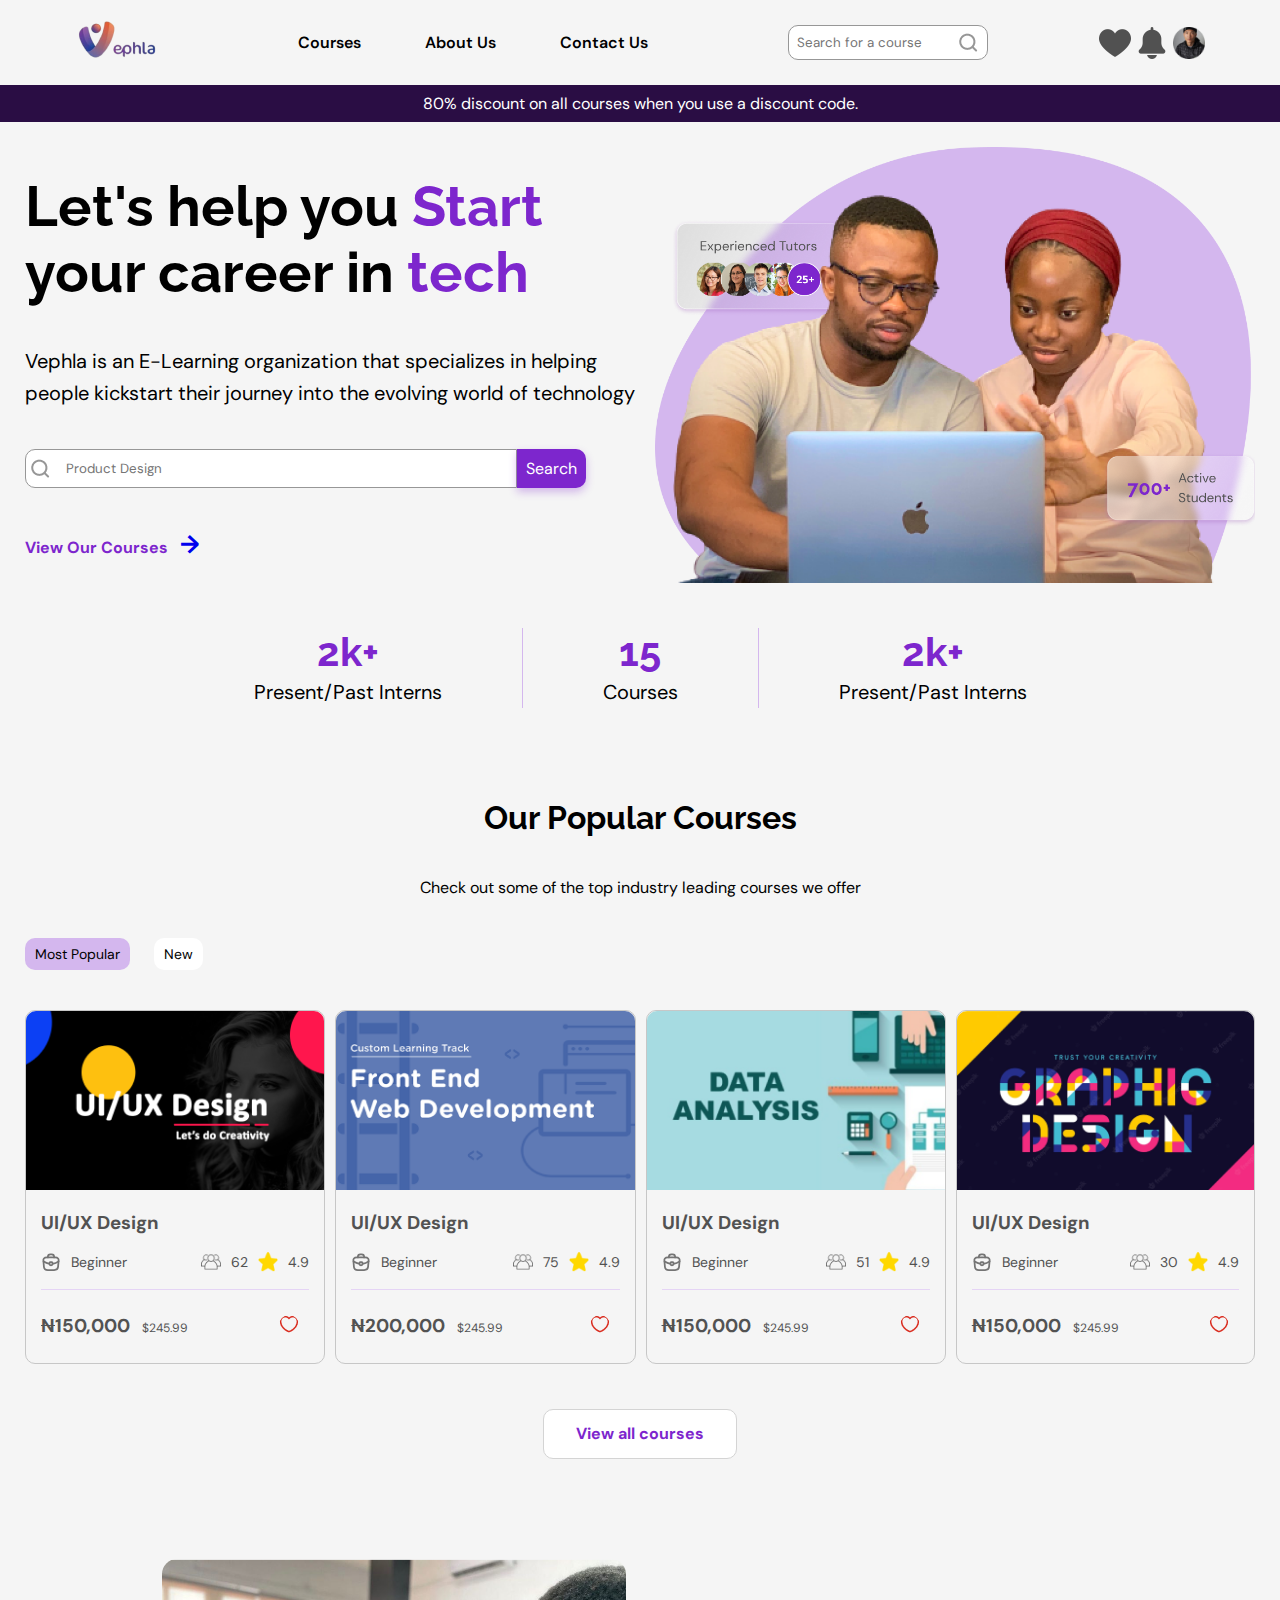
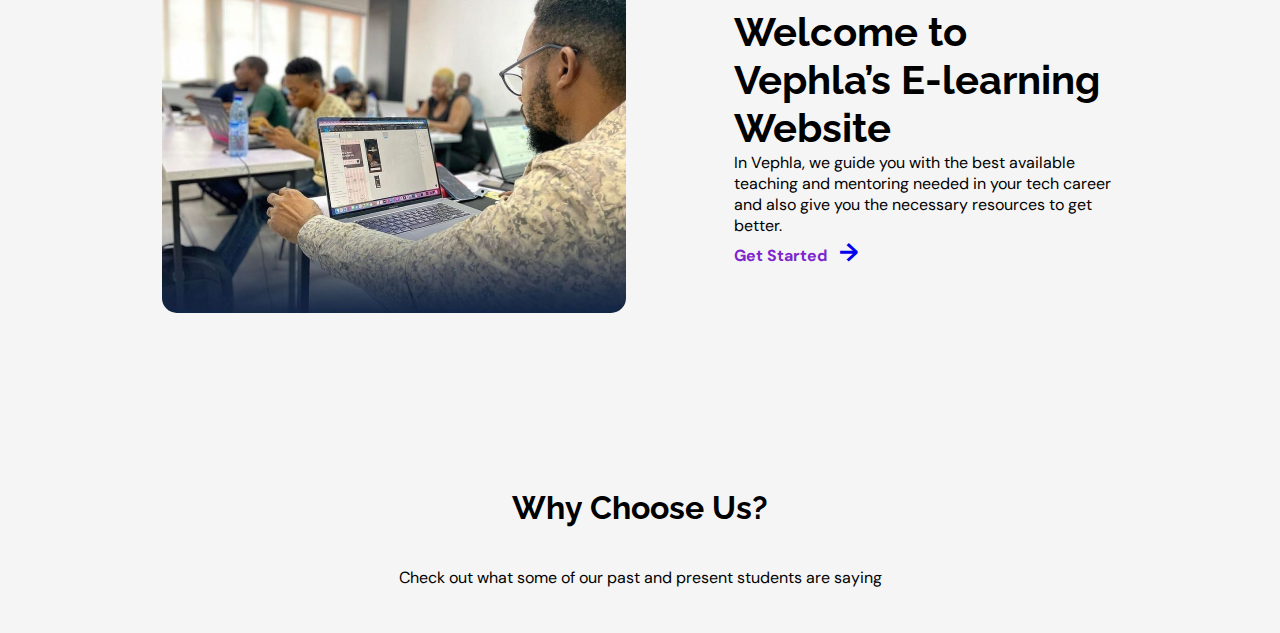
<file: index.html>
<!DOCTYPE html>
<html lang="en">

<head>
    <meta charset="UTF-8" />
    <meta name="viewport" content="width=device-width, initial-scale=1.0" />
    <link href="http://fonts.cdnfonts.com/css/futura-lt" rel="stylesheet" />
    <link href="style.css" rel="stylesheet" />
    <link rel="preconnect" href="https://fonts.googleapis.com" />
    <link href="http://fonts.cdnfonts.com/css/sf-pro-display" rel="stylesheet">
    <link rel="preconnect" href="https://fonts.gstatic.com" crossorigin />
    <link href="https://fonts.googleapis.com/css?family=Mulish" rel="stylesheet" />
    <link href="https://fonts.googleapis.com/css2?family=Mulish:wght@200;300;400;500&display=swap" rel="stylesheet">
    <title> Vephla </title>
</head>

<body>
    <!--Navigation section-->
    <nav>
        <div>
            <a href="index.html">
                <img src="vephla logo.png">
            </a>
        </div>
        <div class="nav--div">
            <ul>
                <li><a href="#"> Courses </a></li>
                <li><a href="#"> About Us </a></li>
                <li><a href="contact-us.html"> Contact Us </a></li>
            </ul>
        </div>
        <div class="nav--search">
            <input type="search" class="nav--search--input" placeholder="Search for a course">
        </div>
        <div class="nav--div">
            <img class="icons" src="heart.png" width="32px" height="32px">
            <img class="icons" src="bell.png" width="32px" height="32px">
            <img class="icons" src="avatar.png" width="32px" height="32px">
        </div>
    </nav>
    <section class="discount">
        <p>80% discount on all courses when you use a discount code.</p>
    </section>

    <!------------ page content --------------->
    <section class="main-container">
        <div class="hero">
            <div class="hero-text">
                <h1 class="hero-text">
                    Let's help you <span class="purple-text"> Start</span> <br>
                    your career in <span class="purple-text"> tech</span>
                </h1>
                <p>
                    Vephla is an E-Learning organization that specializes in
                    helping people kickstart their journey into the evolving
                    world of technology
                </p>
                <div>
                    <input class="hero-search" type="search" name="search" placeholder="Product Design">
                    <div class="hero-button"> Search </div>
                </div>
                <div class="hero-last-text">
                    <a href="#">
                        <p><span class="purple-text arrow-link">View Our Courses </span> &nbsp; <span
                                class="arrow-right">
                                &#8594;
                            </span></p>
                    </a>
                </div>
            </div>
            <div class="hero-img">
                <img src="Hero Box Image Desktop.png">
            </div>
        </div>
        <section class="testimony">
            <div class="testimony">
                <div class="testimony-card">
                    <h1 class="purple-text raleway">2k+</h1>
                    <p>Present/Past Interns</p>
                </div>
                <div class="testimony-card bordered">
                    <h1 class="purple-text raleway">15</h1>
                    <p>Courses</p>
                </div>
                <div class="testimony-card">
                    <h1 class="purple-text raleway">2k+</h1>
                    <p>Present/Past Interns</p>
                </div>
            </div>
        </section>
        <div class="heading">
            <h1>Our Popular Courses</h1>
            <p>Check out some of the top industry leading courses we offer</p>
        </div>
        <div>
            <button class="filter-button active" id="most-popular">Most Popular</button>
            <button class="filter-button" id="new">New</button>
        </div>
        <section class="courses">
            <div class="course-card-container">
                <div class="course-card">
                    <div>
                        <img src="uiux.png">
                    </div>
                    <div class="course-card-bottom-div">
                        <h3>UI/UX Design</h3>
                        <div class="course-details">
                            <div class="level">
                                <img src="briefcase.svg">
                                <p>Beginner</p>
                            </div>
                            <div class="rating">
                                <img src="group.png">
                                <p>62</p>
                                <img src="star.png">
                                <p>4.9</p>
                            </div>
                        </div>
                        <div class="course-details">
                            <h3 class="naira-rate"><span style="text-decoration:line-through;">N</span>150,000 &nbsp;
                                <span class="dollar-rate"> $245.99 </span>
                            </h3>
                            <div class="red-heart-background">
                                <img src="red-heart.png">
                            </div>
                        </div>
                    </div>
                </div>
            </div>

            <div class="course-card-container">
                <div class="course-card">
                    <div>
                        <img src="web-development.png">
                    </div>
                    <div class="course-card-bottom-div">
                        <h3>UI/UX Design</h3>
                        <div class="course-details">
                            <div class="level">
                                <img src="briefcase.svg">
                                <p>Beginner</p>
                            </div>
                            <div class="rating">
                                <img src="group.png">
                                <p>75</p>
                                <img src="star.png">
                                <p>4.9</p>
                            </div>
                        </div>
                        <div class="course-details">
                            <h3 class="naira-rate"><span style="text-decoration:line-through;">N</span>200,000 &nbsp;
                                <span class="dollar-rate"> $245.99 </span>
                            </h3>
                            <div class="red-heart-background">
                                <img src="red-heart.png">
                            </div>
                        </div>
                    </div>
                </div>
            </div>

            <div class="course-card-container">
                <div class="course-card">
                    <div>
                        <img src="data-analytics.png">
                    </div>
                    <div class="course-card-bottom-div">
                        <h3>UI/UX Design</h3>
                        <div class="course-details">
                            <div class="level">
                                <img src="briefcase.svg">
                                <p>Beginner</p>
                            </div>
                            <div class="rating">
                                <img src="group.png">
                                <p>51</p>
                                <img src="star.png">
                                <p>4.9</p>
                            </div>
                        </div>
                        <div class="course-details">
                            <h3 class="naira-rate"><span style="text-decoration:line-through;">N</span>150,000 &nbsp;
                                <span class="dollar-rate"> $245.99 </span>
                            </h3>
                            <div class="red-heart-background">
                                <img src="red-heart.png">
                            </div>
                        </div>
                    </div>
                </div>
            </div>

            <div class="course-card-container">
                <div class="course-card">
                    <div>
                        <img src="graphics-design.png">
                    </div>
                    <div class="course-card-bottom-div">
                        <h3>UI/UX Design</h3>
                        <div class="course-details">
                            <div class="level">
                                <img src="briefcase.svg">
                                <p>Beginner</p>
                            </div>
                            <div class="rating">
                                <img src="group.png">
                                <p>30</p>
                                <img src="star.png">
                                <p>4.9</p>
                            </div>
                        </div>
                        <div class="course-details">
                            <h3 class="naira-rate"><span style="text-decoration:line-through;">N</span>150,000 &nbsp;
                                <span class="dollar-rate"> $245.99 </span>
                            </h3>
                            <div class="red-heart-background">
                                <img src="red-heart.png">
                            </div>
                        </div>
                    </div>
                </div>
            </div>
        </section>
    </section>
    <div>
        <a href="#"><button class="view-all-courses-button">View all courses</button></a>
    </div>
    <section class="feature">
        <div class="feature-image">
            <img src="feature-welcome.png">
        </div>
        <div class="feature-text">
            <h1>
                Welcome to Vephla’s E-learning Website
            </h1>
            <p>
                In Vephla, we guide you with the best available teaching and mentoring needed in your tech career and
                also give you the
                necessary resources to get better.
            </p>
            <div class="hero-last-text">
                <a href="#">
                    <p><span class="purple-text arrow-link">Get Started </span> &nbsp; <span class="arrow-right">
                            &#8594;
                        </span></p>
                </a>
            </div>
        </div>
        </div>
    </section>
    <div class="heading">
        <h1>Why Choose Us?</h1>
        <p>Check out what some of our past and present students are saying</p>
    </div>
</body>

</html>
</file>
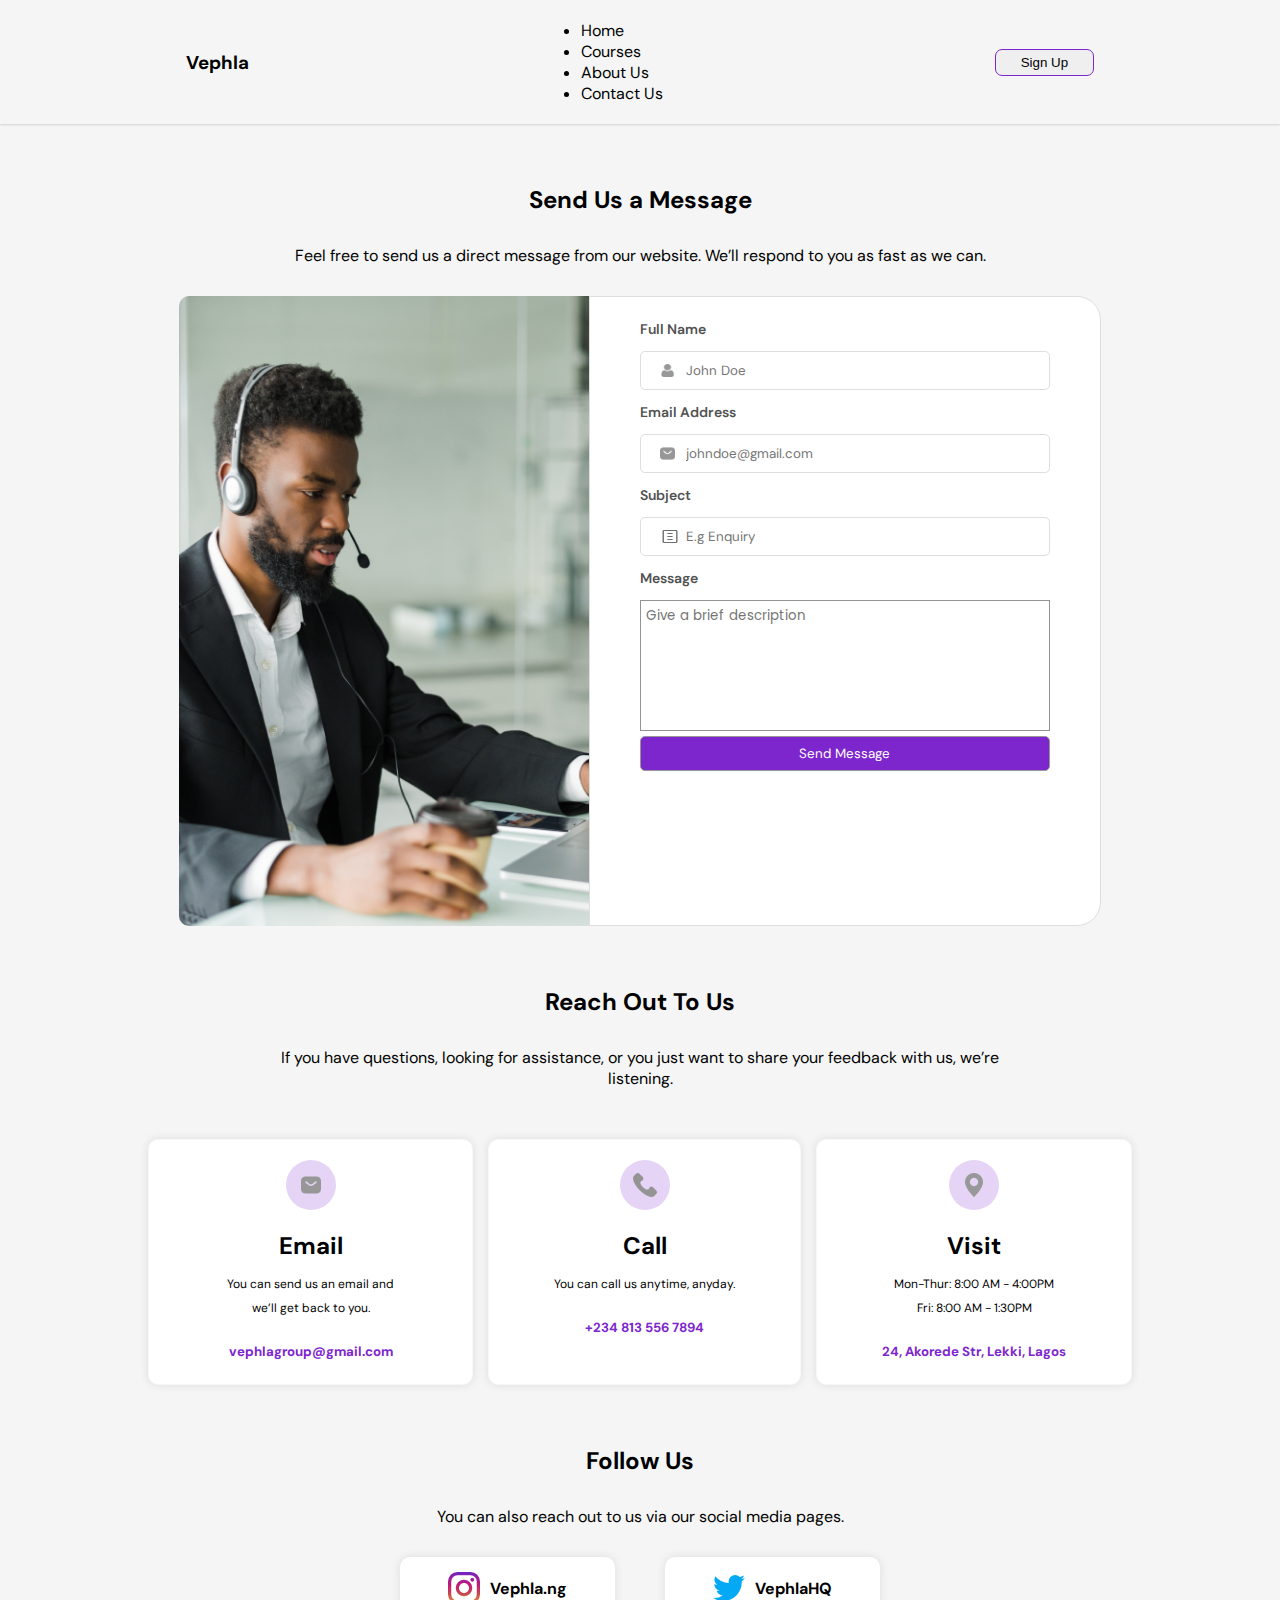
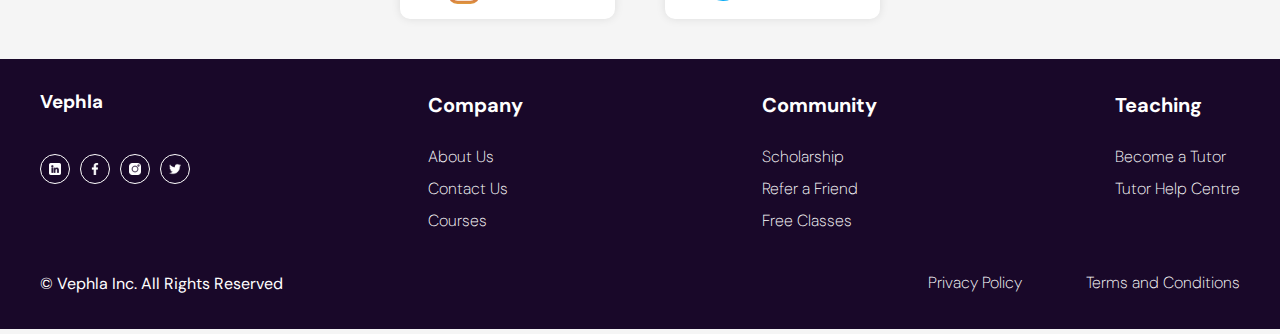
<file: contact-us.html>
<!DOCTYPE html>
<html lang="en">

<head>
    <meta charset="UTF-8" />
    <meta name="viewport" content="width=device-width, initial-scale=1.0" />
    <link href="http://fonts.cdnfonts.com/css/futura-lt" rel="stylesheet" />
    <link href="style.css" rel="stylesheet" />
    <link rel="preconnect" href="https://fonts.googleapis.com" />
    <link rel="preconnect" href="https://fonts.gstatic.com" crossorigin />
    <link
        href="https://fonts.googleapis.com/css2?family=Poppins:ital,wght@0,100;0,200;0,300;0,400;0,500;0,600;0,700;0,800;0,900;1,100;1,200;1,300&display=swap"
        rel="stylesheet" />
    <link href="https://fonts.googleapis.com/css?family=Mulish" rel="stylesheet" />
    <link href="https://fonts.googleapis.com/css2?family=Mulish:wght@200;300;400;500&display=swap" rel="stylesheet">
    <title>Contact Us</title>
</head>

<body>
    <!----------------Navigation section---------------------->
    <nav>
        <div>
            <a href="index.html">
                <h3 class="logo">Vephla</h3>
            </a>
        </div>
        <div class="nav--middle">
            <ul>
                <li><a href="index.html"> Home </a></li>
                <li><a href="#"> Courses </a></li>
                <li><a href="#"> About Us </a></li>
                <li><a href="contact-us.html"> Contact Us </a></li>
            </ul>
        </div>
        <div>
            <a href="sign-up.html"><button class="sign-up">Sign Up</button></a>
        </div>
    </nav>

    <!-----------------container section ----------------->
    <div class="page-content">
        <div class="sub-div">
            <h2>Send Us a Message</h2>
            <p style="margin-top: 30px;">Feel free to send us a direct message from our website. We’ll respond to you as
                fast as we can.</p>
        </div>

        <div class="form-container">
            <div class="contact-us--left-col">

            </div>
            <div class="right-col">
                <form>
                    <p>Full Name</p>
                    <input type="text" placeholder="John Doe" />

                    <p>Email Address</p>
                    <input type="email" placeholder="johndoe@gmail.com" />

                    <p>Subject</p>
                    <input type="text" placeholder="E.g Enquiry" id="subject" />

                    <p>Message</p>
                    <textarea placeholder="Give a brief description" name="message" rows="7" cols="50"></textarea>
                    <button class="send-message"> Send Message </button>
                </form>
            </div>
        </div>
        <div class="sub-div">
            <h2>Reach Out To Us</h2>
            <p style="margin-top: 30px;">If you have questions, looking for assistance, or you just want to share
                your feedback with us,
                we’re listening. </p>
        </div>

        <div class="contact-card-div">
            <div class="contact-card">
                <div class="purple-container">
                    <img src="envelope.png">
                </div>
                <h4>Email</h4>
                <p>You can send us an email and we’ll
                    get back to you.</p>
                <h5 class="purple-text">vephlagroup@gmail.com</h5>
            </div>
            <div class="contact-card">
                <div class="purple-container">
                    <img src="phone-call.png">
                </div>
                <h4>Call</h4>
                <p>You can call us anytime, anyday.</p>
                <h5 class="purple-text">+234 813 556 7894</h5>
            </div>
            <div class="contact-card">
                <div class="purple-container">
                    <img src="pin.png">
                </div>
                <h4>Visit</h4>
                <p>Mon-Thur: 8:00 AM - 4:00PM <br>
                    Fri: 8:00 AM - 1:30PM
                </p>
                <h5 class="purple-text">24, Akorede Str, Lekki, Lagos</h5>
            </div>
        </div>
        <div class="sub-div">
            <h2>Follow Us</h2>
            <p style="margin-top: 30px;">You can also reach out to us via our
                social media pages. </p>
        </div>
        <div class="social-icon-div">
            <div class="social-icon">
                <img src="instagram.png">
                <p><b>Vephla.ng</b></p>
            </div>
            <div class="social-icon">
                <img src="twitter.png">
                <p><b>VephlaHQ</b></p>
            </div>
        </div>

    </div>
    <footer>
        <div class="first-container">
            <div>
                <h3 class="logo" style="color: white;">Vephla</h3>
                <div class="white-border-container">
                    <div class="round-white-border">
                        <img src="linkedin.png">
                    </div>
                    <div class="round-white-border">
                        <img src="facebook.png">
                    </div>
                    <div class="round-white-border">
                        <img src="instagram-white.png">
                    </div>
                    <div class="round-white-border">
                        <img src="twitter-white.png">
                    </div>
                </div>
            </div>
            <div class="footer-links">
                <h3>Company</h3>
                <ul>
                    <li><a href="#">About Us</a></li>
                    <li><a href="contact-us.html">Contact Us</a></li>
                    <li><a href="#">Courses</a></li>
                </ul>
            </div>
            <div class="footer-links">
                <h3>Community</h3>
                <ul>
                    <li><a href="#">Scholarship</a></li>
                    <li><a href="#">Refer a Friend</a></li>
                    <li><a href="#">Free Classes</a></li>
                </ul>
            </div>
            <div class="footer-links">
                <h3>Teaching</h3>
                <ul>
                    <li><a href="#"> Become a Tutor</a></li>
                    <li><a href="#">Tutor Help Centre</a></li>
                </ul>
            </div>
        </div>
        <div class="second-container">
            <div class="copyright">
                <p>&copy; Vephla Inc. All Rights Reserved</p>
            </div>
            <div class="footer-links extra-links">
                <p><a href="#">Privacy Policy</a></p>
                <p> <a href="#">Terms and Conditions</a></p>
            </div>
        </div>
    </footer>
</body>
</html>
</file>
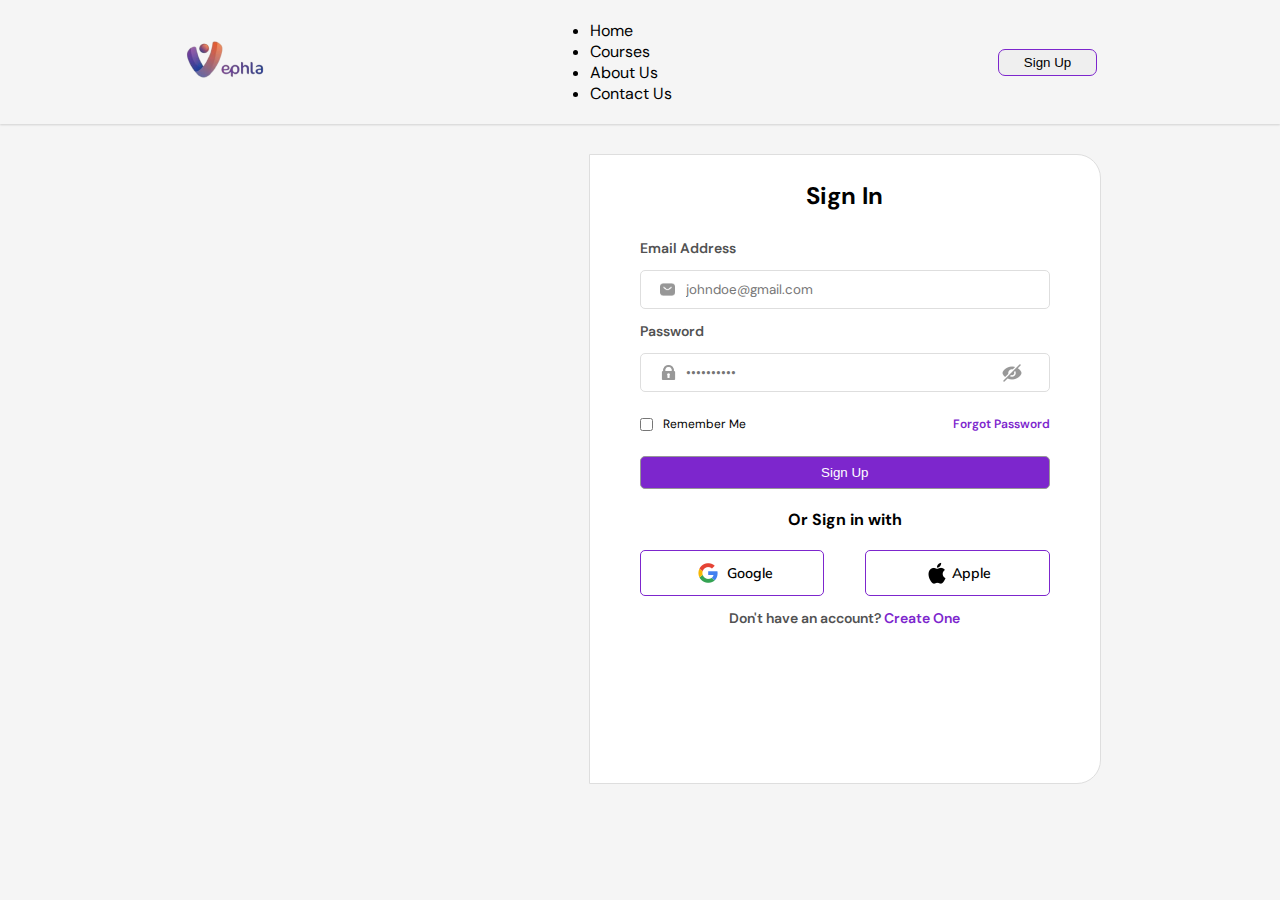
<file: sign-in.html>
<!DOCTYPE html>
<html lang="en">

<head>
    <meta charset="UTF-8" />
    <meta name="viewport" content="width=device-width, initial-scale=1.0" />
    <link href="http://fonts.cdnfonts.com/css/futura-lt" rel="stylesheet" />
    <link href="style.css" rel="stylesheet" />
    <link rel="preconnect" href="https://fonts.googleapis.com" />

    <link rel="preconnect" href="https://fonts.gstatic.com" crossorigin />
    <link
        href="https://fonts.googleapis.com/css2?family=Poppins:ital,wght@0,100;0,200;0,300;0,400;0,500;0,600;0,700;0,800;0,900;1,100;1,200;1,300&display=swap"
        rel="stylesheet" />
    <link href="https://fonts.googleapis.com/css?family=Mulish" rel="stylesheet" />
    <link href="https://fonts.googleapis.com/css2?family=Mulish:wght@200;300;400;500&display=swap" rel="stylesheet">
    <title>Sign In</title>
</head>

<body>
    <!--Navigation section-->
    <nav>
        <div>
            <img src="vephla logo.png">
        </div>
        <div class="nav--middle">
            <ul>
                <li><a href="index.html"> Home </a></li>
                <li><a href="#"> Courses </a></li>
                <li><a href="#"> About Us </a></li>
                <li><a href="contact-us.html"> Contact Us </a></li>
            </ul>
        </div>
        <div>
            <a href="sign-up.html"><button class="sign-up">Sign Up</button></a>
        </div>
    </nav>

    <!-- container section -->
    <div class="form-content">
        <div class="form-container">
            <div class="left-col"></div>
            <div class="right-col">
                <h4>Sign In</h4>
                <form>
                    <p>Email Address</p>
                    <input type="email" placeholder="johndoe@gmail.com" />
                    <p>Password</p>
                    <div class="password-section">
                        <input type="password" placeholder="••••••••••" />
                        <img class="eyes" src="eye.png" />
                    </div>
                    <div class="remember-me">
                        <div class="remember-me">
                            <input type="checkbox" id="remember-me" />
                            <label style="margin-left: 10px" for="remember-me">Remember Me</label>
                        </div>
                        <div>
                            <a href="#" style="text-decoration: none">
                                <p class="purple-text">Forgot Password</p>
                            </a>
                        </div>
                    </div>
                    <button class="sign-up">Sign Up</button>
                </form>

                <div class="sign-in-options">
                    <h4>Or Sign in with</h4>
                    <div class="log-in-options-div ">
                        <div class="log-in-options">
                            <img src="google.png">
                            <p class="mulish">Google</p>
                        </div>
                        <div class="log-in-options">
                            <img src="apple.png">
                            <p class="mulish">Apple</p>
                        </div>
                    </div>
                </div>

                <div style="text-align: center;">
                    <p>Don't have an account? <a href="sign-up.html" class="purple-text call-to-action"
                            style="text-decoration: none;">Create
                            One</a></p>
                </div>
            </div>

        </div>
    </div>
</body>

</html>
</file>
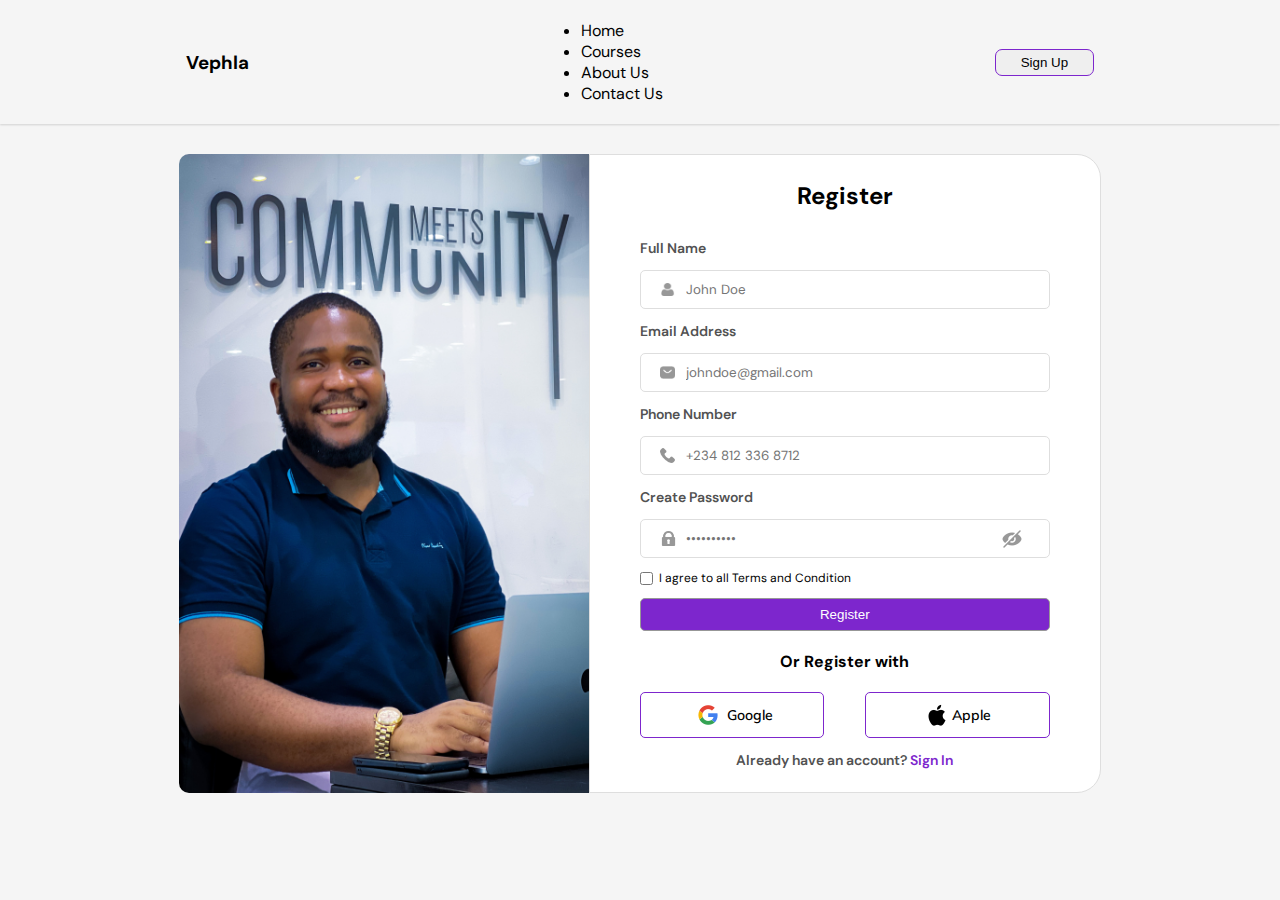
<file: sign-up.html>
<!DOCTYPE html>
<html lang="en">

<head>
    <meta charset="UTF-8" />
    <meta name="viewport" content="width=device-width, initial-scale=1.0" />
    <link href="http://fonts.cdnfonts.com/css/futura-lt" rel="stylesheet" />
    <link href="style.css" rel="stylesheet" />
    <link rel="preconnect" href="https://fonts.googleapis.com" />
    <link rel="preconnect" href="https://fonts.gstatic.com" crossorigin />
    <link
        href="https://fonts.googleapis.com/css2?family=Poppins:ital,wght@0,100;0,200;0,300;0,400;0,500;0,600;0,700;0,800;0,900;1,100;1,200;1,300&display=swap"
        rel="stylesheet" />
    <link href="https://fonts.googleapis.com/css?family=Mulish" rel="stylesheet" />
    <link href="https://fonts.googleapis.com/css2?family=Mulish:wght@200;300;400;500&display=swap" rel="stylesheet">
    <title>Sign Up</title>
</head>

<body>
    <!--Navigation section-->
    <nav>
        <div>
            <a href="index.html">
                <h3 class="logo">Vephla</h3>
            </a>
        </div>
        <div class="nav--middle">
            <ul>
                <li><a href="index.html"> Home </a></li>
                <li><a href="#"> Courses </a></li>
                <li><a href="#"> About Us </a></li>
                <li><a href="contact-us.html"> Contact Us </a></li>
            </ul>
        </div>
        <div>
            <a href="sign-up.html"><button class="sign-up">Sign Up</button></a>
        </div>
    </nav>

    <!-- container section -->
    <div class="form-content">
        <div class="form-container">
            <div class="sign-up-left-col"></div>
            <div class="right-col">
                <h4>Register</h4>
                <form>
                    <p>Full Name</p>
                    <input type="text" placeholder="John Doe" />
                    <p>Email Address</p>
                    <input type="email" placeholder="johndoe@gmail.com" />
                    <p>Phone Number</p>
                    <input type="tel" placeholder="+234 812 336 8712" />
                    <p>Create Password</p>
                    <div class="password-section">
                        <input type="password" placeholder="••••••••••" />
                        <img class="eyes" src="eye.png" />
                    </div>
                    <div class="terms-and-condition">
                        <div class="terms-and-condition">
                            <input type="checkbox" id="terms-and-condition" />
                            <label style="margin-left: 0.5em; font-size: 12px;" for="terms-and-condition">I agree to all
                                Terms and
                                Condition</label>
                        </div>
                    </div>
                    <button class="sign-up">Register</button>
                </form>

                <div class="sign-in-options">
                    <h4>Or Register with</h4>
                    <div class="log-in-options-div ">
                        <div class="log-in-options">
                            <img src="google.png">
                            <p class="mulish">Google</p>
                        </div>
                        <div class="log-in-options">
                            <img src="apple.png">
                            <p class="mulish">Apple</p>
                        </div>
                    </div>
                </div>

                <div style="text-align: center;">
                    <p>Already have an account? <a href="sign-in.html" class="purple-text call-to-action"
                            style="text-decoration: none;">Sign
                            In</a></p>
                </div>
            </div>

        </div>
    </div>
</body>

</html>
</file>
<file: style.css>
/************** default styles **********************/

@import url("http://fonts.cdnfonts.com/css/futura-lt");
@import url("https://fonts.googleapis.com/css2?family=Raleway:wght@300;400;500;600;700;800;900&display=swap");
@import url("https://fonts.googleapis.com/css2?family=DM+Sans:ital,wght@0,400;0,500;0,700;1,400;1,500;1,700&display=swap");
:root {
  --purple: rgba(125, 38, 205, 1);
  --deep-purple: rgb(65, 0, 126);
}

* {
  box-sizing: border-box;
  margin: 0;
  padding: 0;
}

body {
  background: #f5f5f5;
  margin: 0;
  padding: 0;
  font-family: "DM Sans";
  padding-bottom: 5px;
}

button {
  cursor: pointer;
}

input {
  font-family: "DM Sans";
}

textarea {
  padding: 5px;
  resize: none;
  font-family: "DM Sans";
  width: 100%;
  border-color: #939393;
}

section {
  padding: 20px 0;
}

.raleway {
  font-family: "Raleway";
}

a {
  text-decoration: none;
}

.flex-space-between {
  display: flex;
  justify-content: space-between;
}

.flex-center {
  display: flex;
  justify-content: center;
}

/********************** Navbar ***********************/

.purple-text {
  color: var(--purple) !important;
}

nav {
  overflow: hidden;
  width: 100%;
  display: flex;
  display: -webkit-flex; /** for safari **/
  flex-direction: row;
  justify-content: space-around;
  align-items: center;
  box-shadow: 0px 0.5px 2px 0px rgba(0, 0, 0, 0.15);
  padding: 20px;
  max-width: 100%;
}

nav a {
  text-decoration: none;
  color: black;
}

.nav--div {
  display: flex;
  justify-content: space-between;
}

.nav--div ul {
  list-style-type: none;
}

.nav--div ul li {
  display: inline-block;
  padding: 0 30px;
  font-style: normal;
  font-weight: 600;
  font-size: 16px;
}

.nav--div ul li a:hover {
  color: var(--purple);
  border-bottom: 5px solid var(--purple);
  transition: all 0.1s ease;
}

.icons + .icons {
  margin-left: 5px;
}

.nav--search--input {
  padding: 8px;
  border: 1px solid #979797;
  border-radius: 10px;
  min-width: 200px;
  width: 150px;
  background-image: url("search.png");
  background-repeat: no-repeat;
  background-position: 95% 50%;
  -webkit-transition: all 0.4s ease-in-out;
  transition: all 0.6s ease-in-out;
}

.nav--search--input:focus {
  width: 300px;
  outline: none;
}

nav .sign-up {
  padding: 5px 25px;
  border: 1px solid var(--purple);
  border-radius: 7px;
}

nav .sign-up a {
  color: var(--purple);
}

.sign-up:hover {
  color: white;
  background-color: var(--purple);
  transition: all 0.3s ease-in-out;
}

/***************** Home page styles *********************/

.discount {
  padding: 8px;
  text-align: center;
  color: white;
  background-color: #2a0d44;
}

.main-container {
  padding: 25px;
}
.hero-img img {
  width: 600px;
}

div.hero {
  max-width: 100%;
  display: flex;
  justify-content: space-between;
  align-items: center;
  align-content: center;
}

div.hero-text {
  width: 50%;
}

h1.hero-text {
  font-family: "Raleway";
  font-size: clamp(32px, 56px, 56px);
}

h1.hero-text + p {
  font-size: 20px;
  line-height: 32px;
}

div.hero-text > * {
  padding: 20px 0;
}

.hero-search {
  padding: 10px 40px;
  border: 1px solid #979797;
  border-radius: 10px 0 0 10px;
  width: 80%;
  position: relative;
  background-image: url("search.png");
  background-repeat: no-repeat;
  background-position: 1% 50%;
}

.hero-search:focus {
  outline: none;
}

div.hero-button {
  font-family: "DM Sans";
  color: white;
  background-color: var(--purple);
  padding: 9px;
  position: absolute;
  border: none;
  outline: none;
  display: inline;
  border-radius: 0 10px 10px 0;
  box-shadow: 0px 4px 8px rgba(125, 38, 205, 0.3);
}

.arrow-right {
  font-weight: bolder;
  font-size: 25px;
}
.purple-text.arrow-link {
  font-weight: 700;
}

.purple-text.arrow-link:hover {
  margin-right: 10px;
  transition: all 0.5s;
}

section.testimony {
  margin-top: 20px;
}

div.testimony {
  display: flex;
  justify-content: center;
}

.testimony-card {
  padding: 0 80px;
}

.testimony-card > .raleway {
  font-size: 40px;
  line-height: 48px;
  text-align: center;
}

.testimony-card > p {
  font-size: 20px;
  line-height: 32px;
}

.bordered {
  border-right: 1px solid #d4b7ee;
  border-left: 1px solid #d4b7ee;
}

.heading {
  padding: 10px 0;
}

.heading h1 {
  font-family: "Raleway";
  text-align: center;
  line-height: 60px;
  padding-top: 50px;
}

.heading p {
  font-size: 16px;
  line-height: 30px;
  text-align: center;
  margin: 25px 0;
}

button.filter-button {
  font-size: 14px;
  line-height: 24px;
  padding: 4px 10px;
  margin-right: 20px;
  margin-bottom: 20px;
  background-color: white;
  border: none;
  border-radius: 10px;
  font-family: "DM Sans";
}

button.active {
  background-color: #d4b7ee;
  transition: all 0.5s ease;
}

section.courses {
  display: flex;
  justify-content: space-between;
  gap: 10px;
  width: 100%;
}

.course-card-container {
  display: flex;
  border: 1px solid #c7c7c7;
  border-radius: 10px;
}

.course-card {
  display: flex;
  flex-direction: column;
  border-radius: 10px;
}

.course-card img {
  width: 100%;
  border-radius: 10px;
  border-radius: 10px 10px 0 0;
}

.course-card-bottom-div {
  padding: 15px;
}

.course-card-bottom-div h3 {
  color: #525252;
}

.course-details {
  display: flex;
  justify-content: space-between;
  padding: 15px 0;
  align-items: center;
}

.course-details:first-of-type {
  border-bottom: 1px solid #e5d4f5;
}

.course-details:last-of-type {
  padding-bottom: 0;
}

.level {
  display: flex;
  justify-content: flex-start;
  align-items: center;
  gap: 10px;
}

.level p,
.rating p {
  font-size: 14px;
  line-height: 24px;
  color: #525252;
}

div.level img {
  width: 20px;
  height: 20px;
}

div.rating {
  display: flex;
  align-items: center;
  gap: 10px;
}

div.rating img {
  width: 20px;
  height: 20px;
}

.dollar-rate {
  font-size: 12px;
  line-height: 24px;
  font-weight: 400;
}

.red-heart-background {
  background-color: #f5f5f5;
  border-radius: 5px;
  padding: 10px;
}

.view-all-courses-button {
  font-family: "DM Sans";
  text-align: center;
  text-align: center;
  padding: 12px 32px;
  background-color: white;
  border-radius: 10px;
  border: none;
  color: var(--purple);
  font-size: 16px;
  line-height: 24px;
  font-weight: 700;
  border: 1px solid #d4d4d4;
  display: block;
  margin: 0 auto;
}

section.feature {
  margin: 80px auto;
  display: flex;
  justify-content: center;
  align-items: center;
  align-content: center;
  gap: 60px;
}

.feature-image {
  width: 40%;
}

.feature-image img {
  border-radius: 15px;
}

.feature-text {
  width: 30%;
}

.feature-text h1 {
  font-family: "Raleway";
  font-size: 40px;
  line-height: 48px;
}
/***************** sign-in page styles ******************/

.form-content {
  display: flex;
  justify-content: center;
}

.form-container {
  display: flex;
  display: -webkit-flex; /** for safari **/
  align-items: stretch;
  justify-content: center;
  width: 80vw;
  min-height: 70vh;
  margin-top: 30px;
  gap: 0;
}

.form-container p {
  padding: 10px 0;
  font-weight: 600;
  font-size: 14px;
  line-height: 24px;
  color: #525252;
}

.left-col {
  border-top-left-radius: 10px;
  border-bottom-left-radius: 10px;
  width: 40%;
  background-image: url("http://yevandy.com/wp-content/uploads/2019/05/david-olubaji-1224456-unsplash.jpg");
  background-size: cover;
  flex-shrink: 2;
}

.right-col {
  background-color: white;
  width: 50%;
  padding: 10px 50px;
  border: 1px solid #dedede;
  border-radius: 0px 24px 24px 0px;
}

.right-col > h4 {
  padding: 15px;
  margin: 0;
  font-size: 24px;
  text-align: center;
}

.right-col input {
  padding: 10px 15px 10px 45px;
  border: 1px solid #dedede;
  border-radius: 5px;
}

.right-col input:focus {
  outline: none;
  border: 1px solid #dedede;
}

input::placeholder {
  font-family: "DM Sans";
}

.right-col input[type="email"] {
  width: 100%;
  background-image: url("envelope.png");
  background-repeat: no-repeat;
  background-position: 5% 50%;
  background-size: 15px 13px;
}

.right-col input[type="password"] {
  width: 100%;
  background-image: url("padlock.png");
  background-repeat: no-repeat;
  background-position: 5% 50%;
  background-size: 17px 15px;
  position: relative;
}

.password-section {
  display: flex;
  justify-content: flex-start;
  align-items: center;
  gap: 20px;
}
.eyes {
  display: inline-block;
  cursor: pointer;
  position: absolute;
  right: 20%;
}

.remember-me {
  padding: 10px 0;
  display: flex;
  justify-content: space-between;
  align-items: center;
  flex-wrap: wrap;
  font-size: 12px;
}

.remember-me .purple-text {
  font-size: 12px;
}

form button.sign-up {
  width: 100%;
  padding: 8px 12px;
  border: 1px solid #979797;
  border-radius: 5px;
  background-color: var(--purple);
  color: white;
}

form button.sign-up:hover {
  background-color: var(--deep-purple);
  transition: 0.2s;
}

.sign-in-options > h4 {
  margin: 20px 0;
  text-align: center;
}

.mulish {
  font-family: "mulish", sans-serif !important;
  font-size: 20px;
  color: black !important;
}

.log-in-options-div {
  display: flex;
  align-items: center;
  justify-content: space-between;
  gap: 20px;
}

.log-in-options {
  display: flex;
  align-items: center;
  justify-content: center;
  gap: 3px;
  width: 45%;
  border: 1px solid var(--purple);
  border-radius: 5px;
  cursor: pointer;
}

.log-in-options:hover {
  opacity: 0.6;
  transition: 0.5s ease;
}

/************* contact us page styles ***********************/

.page-content {
  display: flex;
  flex-direction: column;
  align-items: center;
  padding: 40px;
}

.contact-us--left-col {
  width: 40%;
  background-image: url("african-american-man-customer-support-operator-with-hands-free-headset-working-office 1.png");
  background-size: cover;
  background-repeat: no-repeat;
  border-radius: 10px 0 0 10px;
}

.contact-details {
  margin-top: 30px;
}

.rounded-div {
  background-color: rgba(168, 110, 222, 1);
  height: 30px;
  width: 30px;
  border-radius: 50%;
  display: flex;
  align-items: center;
  justify-content: center;
}

.right-col input[type="text"] {
  width: 100%;
  background-image: url("user.png");
  background-repeat: no-repeat;
  background-position: 5% 50%;
  background-size: 15px 13px;
}

.right-col input[type="text"]:last-of-type {
  width: 100%;
  background-image: url("note.png");
  background-repeat: no-repeat;
  background-position: 5% 50%;
  background-size: 20px 15px;
}

textarea {
  padding: 5px;
  resize: none;
  font-family: "DM Sans";
  width: 100%;
  border-color: #939393;
}

textarea::placeholder {
  font-family: "poppins";
}

form button.send-message {
  width: 100%;
  padding: 8px 12px;
  border: 1px solid #979797;
  border-radius: 5px;
  background-color: var(--purple);
  color: white;
  font-family: "DM Sans";
  margin-bottom: 30px;
}

form button.send-message:hover {
  background-color: var(--deep-purple);
  transition: 0.2s;
}

form button.send-message:focus,
form button.send-message:active {
  outline: none;
  border: 1px solid #dedede;
}

/************** Sign up page styles ************/

.sign-up-left-col {
  width: 50%;
  background-image: url("cut-in-a-moment-rotRaep7gpY-unsplash.png");
  background-size: cover;
  border-top-left-radius: 10px;
  border-bottom-left-radius: 10px;
  width: 40%;
  background-size: cover;
  flex-shrink: 2;
  background-position: 8%;
}

.terms-and-condition {
  display: flex;
  align-items: center;
  padding: 6px 0;
  font-size: 12px;
}

.right-col input[type="tel"] {
  width: 100%;
  background-image: url("phone-call.png");
  background-repeat: no-repeat;
  background-position: 5% 50%;
  background-size: 15px 15px;
}

/**************** contact us page styles ****************/

.sub-div:first-of-type {
  text-align: center;
  width: 60%;
  margin-top: 20px;
}

.sub-div {
  text-align: center;
  width: 60%;
  margin-top: 60px;
}

.contact-card-div {
  display: flex;
  justify-content: center;
  gap: 15px;
  flex-wrap: wrap;
  width: 100%;
  margin-top: 50px;
}

.contact-card {
  display: flex;
  flex-direction: column;
  align-items: center;
  align-content: stretch;
  max-width: 325px;
  background-color: white;
  border: 1px solid #f7f7f7;
  border-radius: 10px;
  padding: 20px 65px;
  text-align: center;
  box-shadow: 0px 0px 10px 0px #0000001a;
  min-width: 250px;
}

.purple-container {
  display: flex;
  justify-content: center;
  align-items: center;
  width: 50px;
  height: 50px;
  border-radius: 50%;
  padding: 10px;
  background-color: #e5d4f5;
  margin-bottom: 20px;
}

.contact-card > h4 {
  font-size: 24px;
  line-height: 32px;
}

.contact-card > p {
  font-size: 12px;
  line-height: 24px;
  margin-top: 10px;
}

.contact-card > h5 {
  line-height: 24px;
  margin-top: 20px;
  font-family: "DM Sans", sans-serif;
}

.social-icon-div {
  display: flex;
  justify-content: space-between;
  width: 40%;
  gap: 50px;
  margin-top: 30px;
}

.social-icon {
  display: flex;
  justify-content: center;
  align-items: center;
  width: 100%;
  gap: 10px;
  background-color: white;
  padding: 15px 20px;
  border-radius: 10px;
  box-shadow: 0px 0px 10px 0px #0000001a;
}

.social-icon:hover {
  transform: scale(1.05);
  transition: 0.2s ease;
}

/******************** footer styles ********************/

footer {
  background: #190829;
  padding: 30px 40px;
}

.first-container {
  width: 100%;
  display: flex;
  justify-content: space-between;
}

.white-border-container {
  display: flex;
  gap: 10px;
  margin-top: 40px;
}

.round-white-border {
  border: 1px solid white;
  width: 30px;
  height: 30px;
  padding: 8px;
  border-radius: 50%;
  display: flex;
}

.footer-links h3 {
  font-size: 20px;
  line-height: 32px;
  color: white;
  margin-bottom: 20px;
}

.footer-links a {
  font-size: 16px;
  line-height: 32px;
  text-decoration: none;
  color: white;
  font-weight: 200;
}

.footer-links a:hover {
  text-decoration: underline;
}

.footer-links li {
  list-style-type: none;
}

.second-container {
  display: flex;
  justify-content: space-between;
  margin-top: 30px;
  color: white;
  align-items: center;
}

.footer-links.extra-links {
  display: flex;
  gap: 5vw;
}

/********************************** media queries **********************************/

@media (max-width: 830px) {
  .eyes {
    right: 22%;
  }
}

@media (max-width: 820px) {
  .eyes {
    right: 22%;
  }

  .left-col,
  .sign-up-left-col {
    display: none;
  }

  nav {
    justify-content: space-between;
  }

  nav .nav--middle {
    display: none;
  }

  .right-col {
    width: 100%;
    padding: 20px;
    border-radius: 16px;
  }

  .call-to-action {
    display: block;
  }
}

@media (max-width: 480px) {
  .log-in-options-div {
    display: block;
    margin: auto;
  }

  .log-in-options {
    width: 100%;
    margin: 10px auto;
  }
}
</file>
